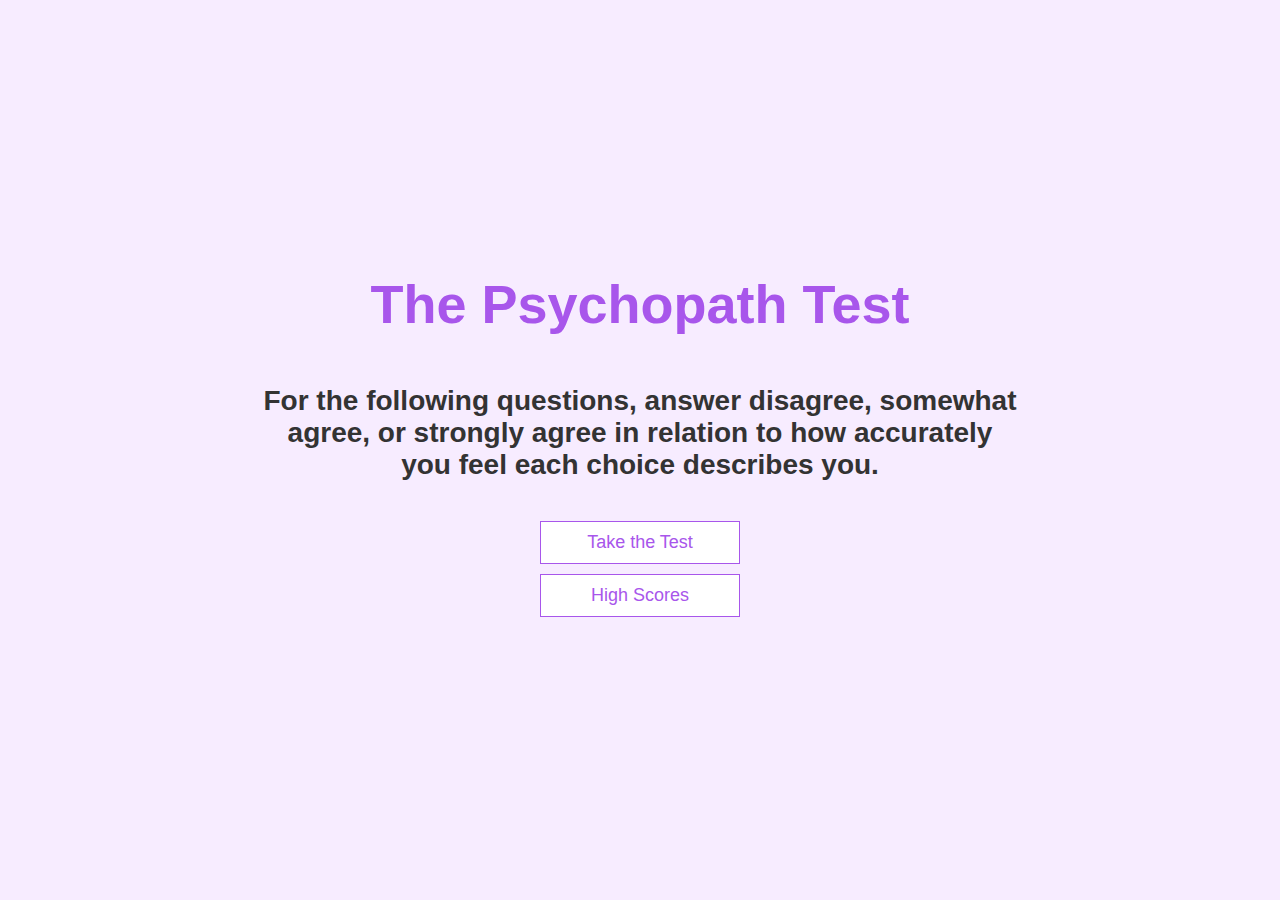
<file: Psychopath Test/index.html>
<!DOCTYPE html>
<html lang="en">
<head>
    <meta charset="UTF-8">
    <meta name="viewport" content="width=device-width, initial-scale=1.0">
    <title>The Psychopath Test</title>
    <link rel="stylesheet" href="app.css">
</head>
<body>
<div class="container">
    <div id="home" class="flex-center flex-column">
        <h1>The Psychopath Test</h1>
        <h4>For the following questions, answer disagree, somewhat agree, or strongly agree in relation to how accurately
            you feel each choice describes you.
        </h4>
        <a class="btn" href="/game.html">Take the Test</a>
        <a class="btn" href="/highscores.html">High Scores</a>
    </div>
</div>
</body>
</html>
</file>
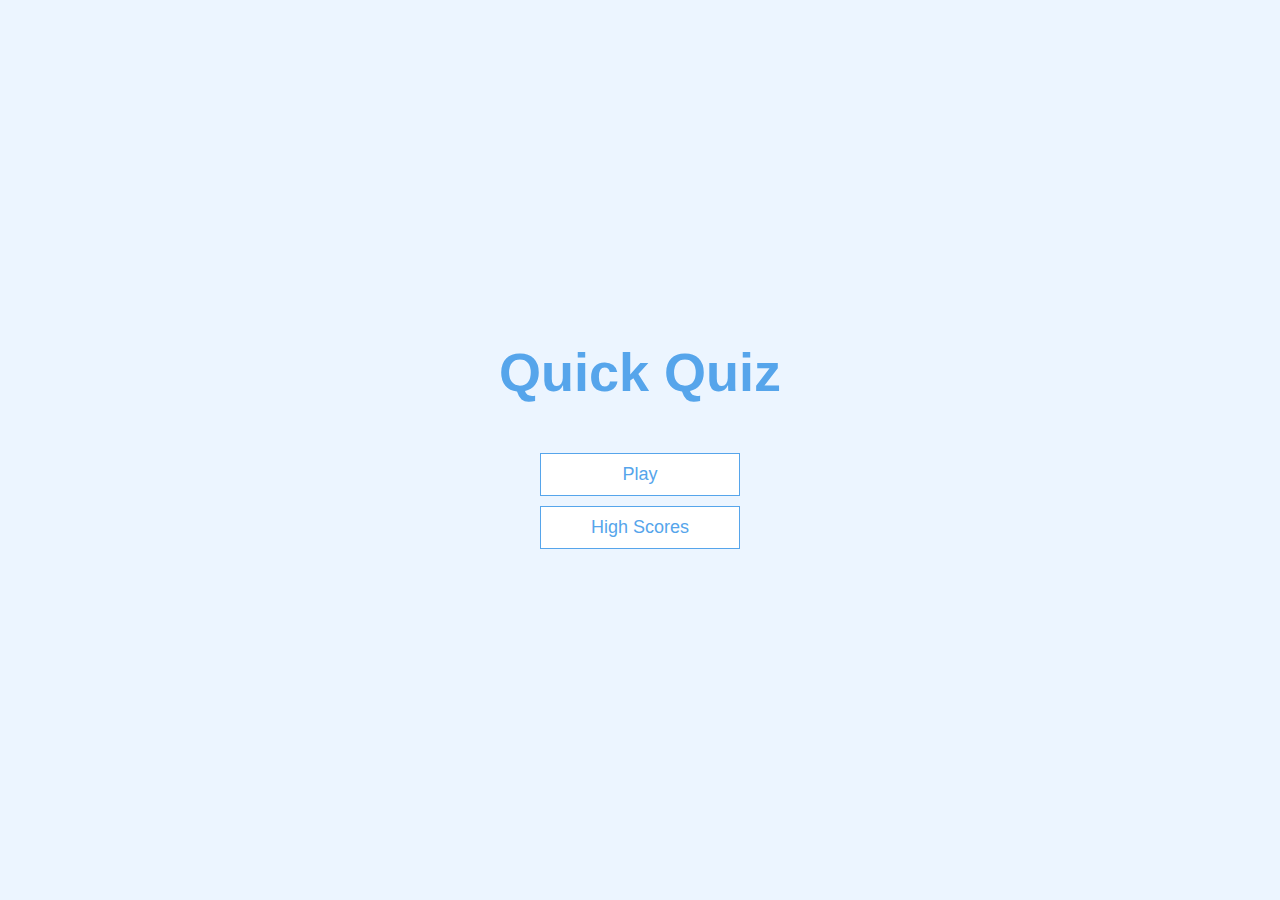
<file: Quiz App Master/index.html>
<!DOCTYPE html>
<html lang="en">
<head>
    <meta charset="UTF-8">
    <meta name="viewport" content="width=device-width, initial-scale=1.0">
    <title>Quick Quiz</title>
    <link rel="stylesheet" href="app.css">
</head>
<body>
<div class="container">
    <div id="home" class="flex-center flex-column">
        <h1>Quick Quiz</h1>
        <a class="btn" href="/game.html">Play</a>
        <a class="btn" href="/highscores.html">High Scores</a>
    </div>
</div>
</body>
</html>
</file>
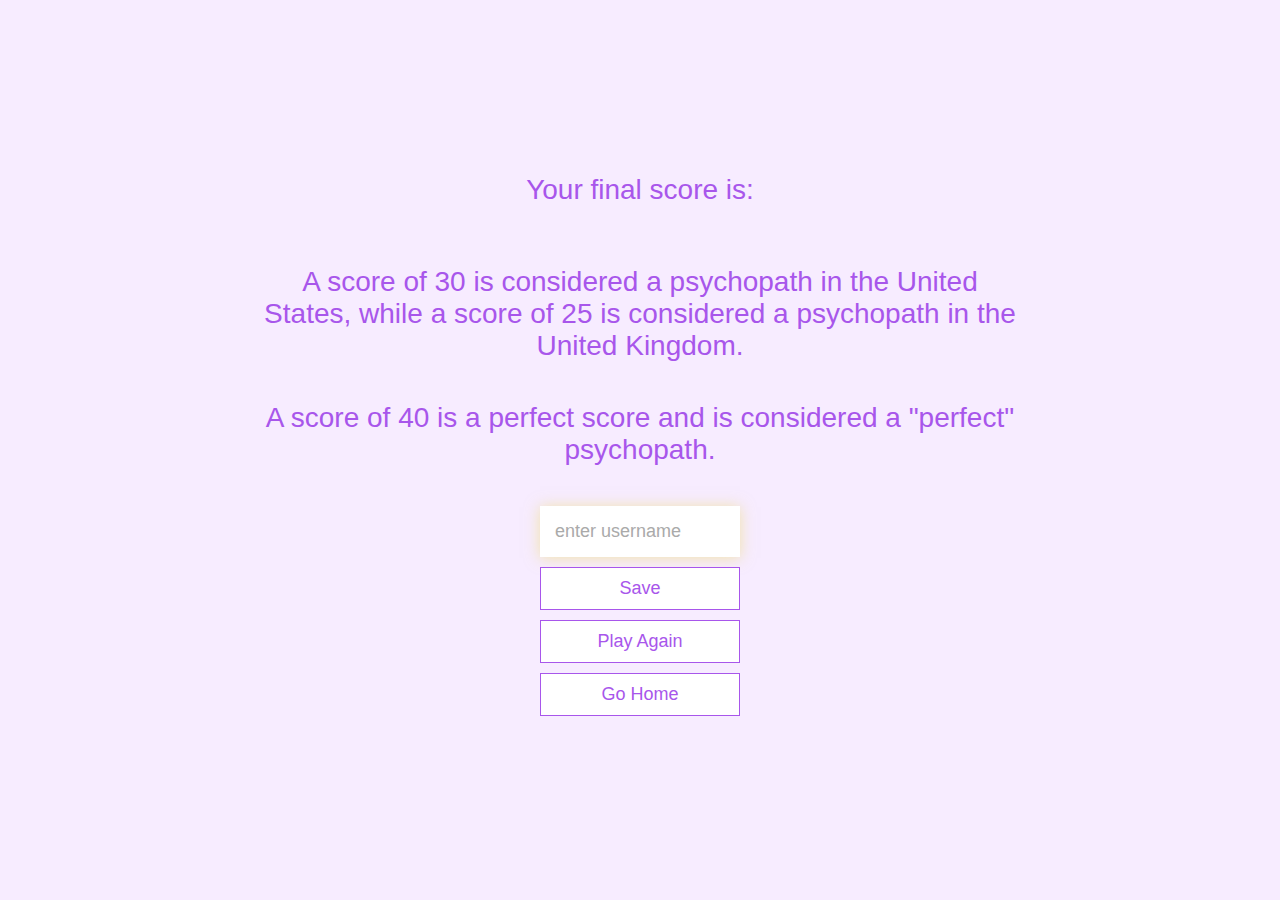
<file: Psychopath Test/end.html>
<!DOCTYPE html>
<html lang="en">
<head>
    <meta charset="UTF-8">
    <meta name="viewport" content="width=device-width, initial-scale=1.0">
    <title>Congrats!</title>
    <link rel="stylesheet" href="app.css" />
    <style>
      h1 {margin-bottom: 2rem;}
      p {color: #a856eb; font-size: 2.8rem; margin-bottom: 4rem; text-align: center;}
    </style>
</head>
<body>
    <div class="container">
        <div id="end" class="flex-center flex-column">
          <p>Your final score is:</p>
          <h1 id="finalScore"></h1>
          <p>A score of 30 is considered a psychopath in the United States, 
            while a score of 25 is considered a psychopath in the United Kingdom.</p>
          <p>A score of 40 is a perfect score and is considered a "perfect" psychopath.</p>
          <form>
            <input
              type="text"
              name="username"
              id="username"
              placeholder="enter username"
            />
            <button
              type="submit"
              class="btn"
              id="saveScoreBtn"
              onclick="saveHighScore(event)"
              disabled
            >
              Save
            </button>
          </form>
          <a class="btn" href="/game.html">Play Again</a>
          <a class="btn" href="/">Go Home</a>
        </div>
      </div>
      <script src="end.js"></script>
</body>
</html>
</file>
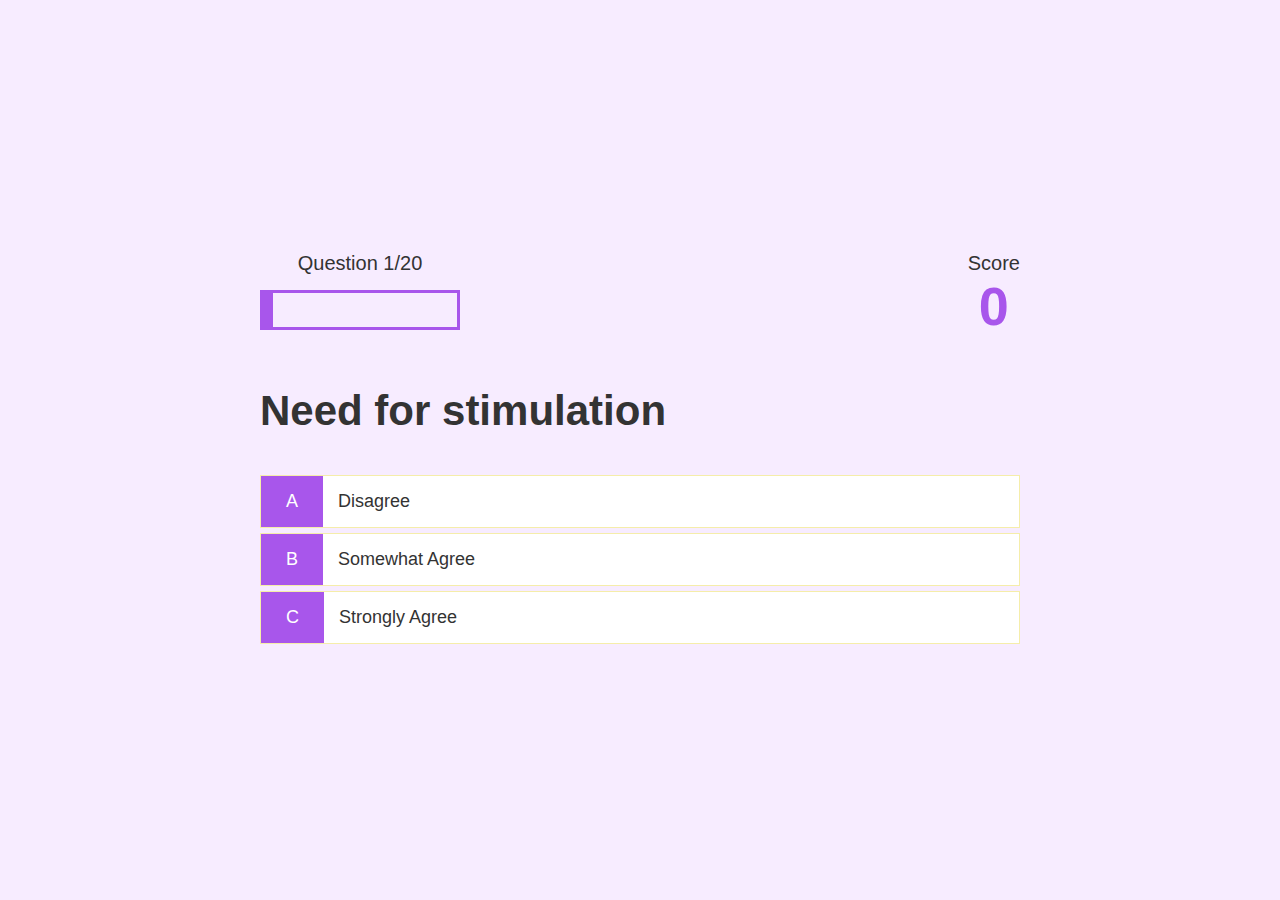
<file: Psychopath Test/game.html>
<!DOCTYPE html>
<html lang="en">
<head>
    <meta charset="UTF-8">
    <meta name="viewport" content="width=device-width, initial-scale=1.0">
    <title>The Psychopath Test - Take the Test</title>
    <link rel="stylesheet" href="app.css">
    <link rel="stylesheet" href="game.css">
</head>
<body>
    <div class="container">
        <div id="loader"></div>
        <div id="game" class="justify-center flex-column hidden">
            <div id="hud">
                <div id="hud-item">
                  <p id= "progressText" class="hud-prefix">
                    Question 
                  </p>
                  <div id="progressBar">
                      <div id="progressBarFull"></div>
                  </div>
                </div>
                <div id="hud-item">
                  <p class="hud-prefix">
                    Score
                  </p>
                  <h1 class="hud-main-text" id="score">
                    0
                  </h1>
                </div>
            </div>
            <h2 id="question"></h2>
            <div class="choice-container">
                <p class="choice-prefix">A</p>
                <p class="choice-text" data-number="1"></p>
            </div>
            <div class="choice-container">
                <p class="choice-prefix">B</p>
                <p class="choice-text" data-number="2"></p>
            </div>
            <div class="choice-container">
                <p class="choice-prefix">C</p>
                <p class="choice-text" data-number="3"></p>
            </div>
        </div>
    </div>
    <script src="game.js"></script>
</body>
</html>
</file>
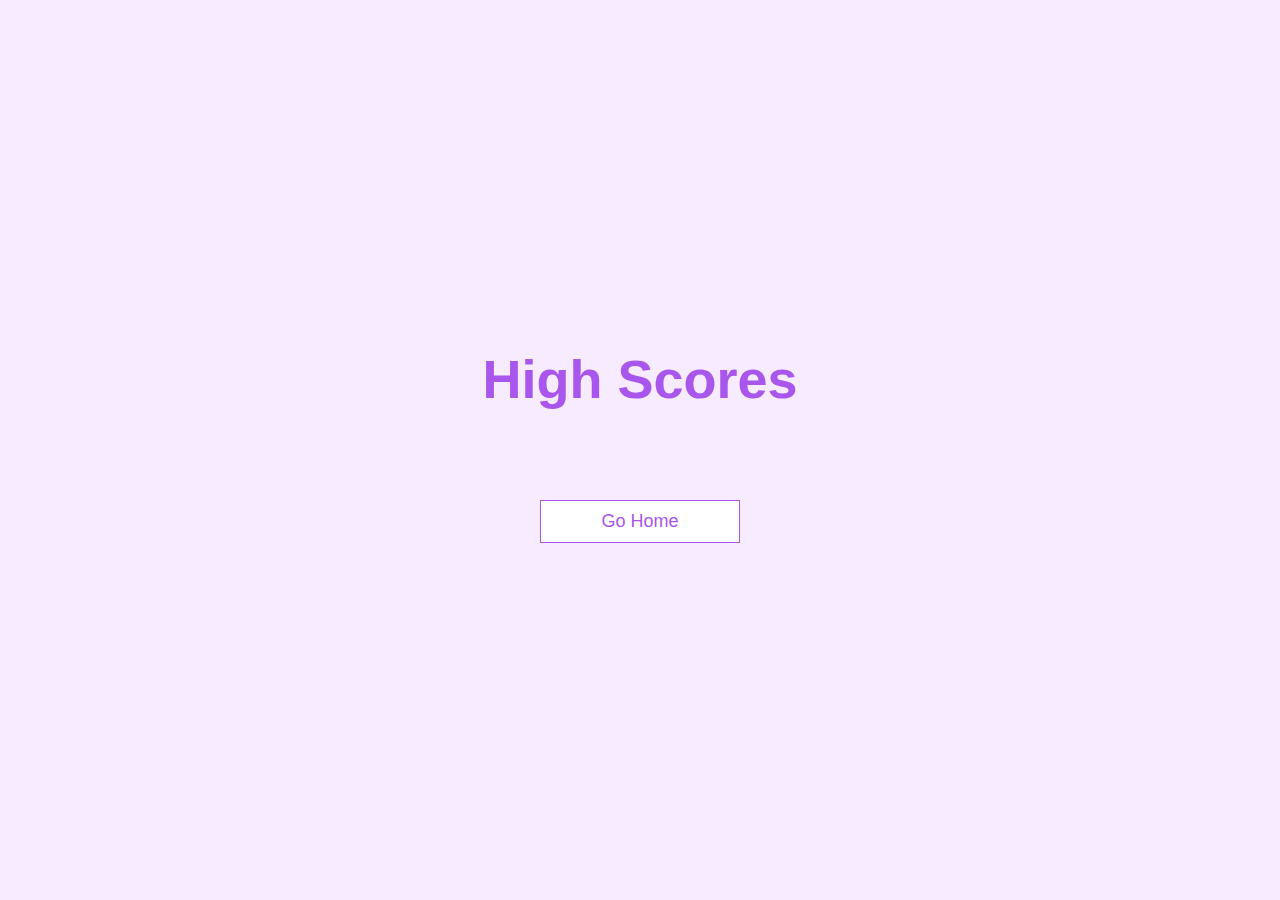
<file: Psychopath Test/highscores.html>
<!DOCTYPE html>
<html lang="en">
<head>
    <meta charset="UTF-8">
    <meta name="viewport" content="width=device-width, initial-scale=1.0">
    <title>High Scores</title>
    <link rel="stylesheet" href="app.css" />
    <link rel="stylesheet" href="highscores.css" />
</head>
<body>
    <div class="container">
        <div id="highScores" class="flex-center flex-column">
          <h1 id="finalScore">High Scores</h1>
          <ul id="highScoresList"></ul>
          <a class="btn" href="/">Go Home</a>
        </div>
      </div>
    <script src="highscores.js"></script>
</body>
</html>
</file>
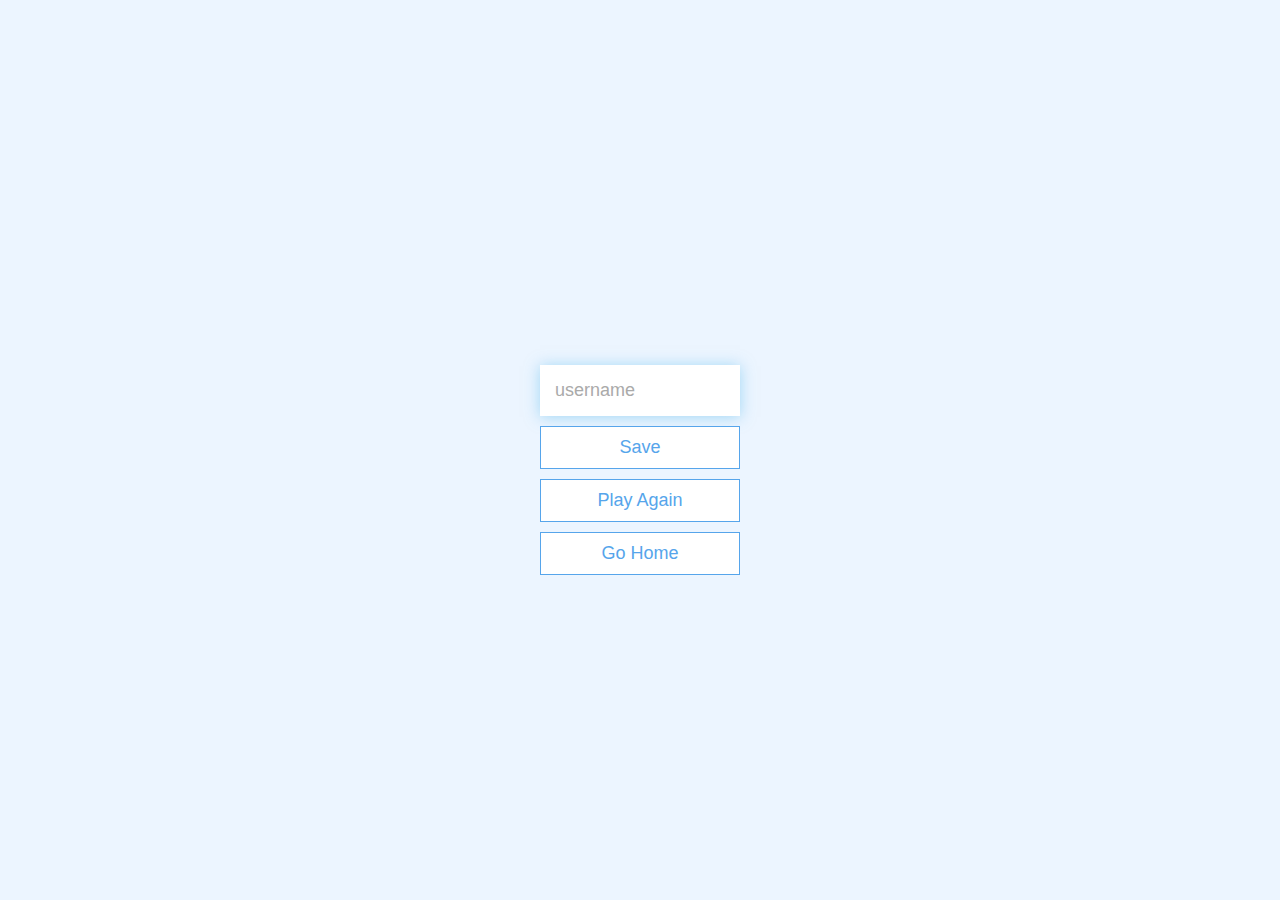
<file: Quiz App Master/end.html>
<!DOCTYPE html>
<html lang="en">
<head>
    <meta charset="UTF-8">
    <meta name="viewport" content="width=device-width, initial-scale=1.0">
    <title>Congrats!</title>
    <link rel="stylesheet" href="app.css" />
</head>
<body>
    <div class="container">
        <div id="end" class="flex-center flex-column">
          <h1 id="finalScore"></h1>
          <form>
            <input
              type="text"
              name="username"
              id="username"
              placeholder="username"
            />
            <button
              type="submit"
              class="btn"
              id="saveScoreBtn"
              onclick="saveHighScore(event)"
              disabled
            >
              Save
            </button>
          </form>
          <a class="btn" href="/game.html">Play Again</a>
          <a class="btn" href="/">Go Home</a>
        </div>
      </div>
      <script src="end.js"></script>
</body>
</html>
</file>
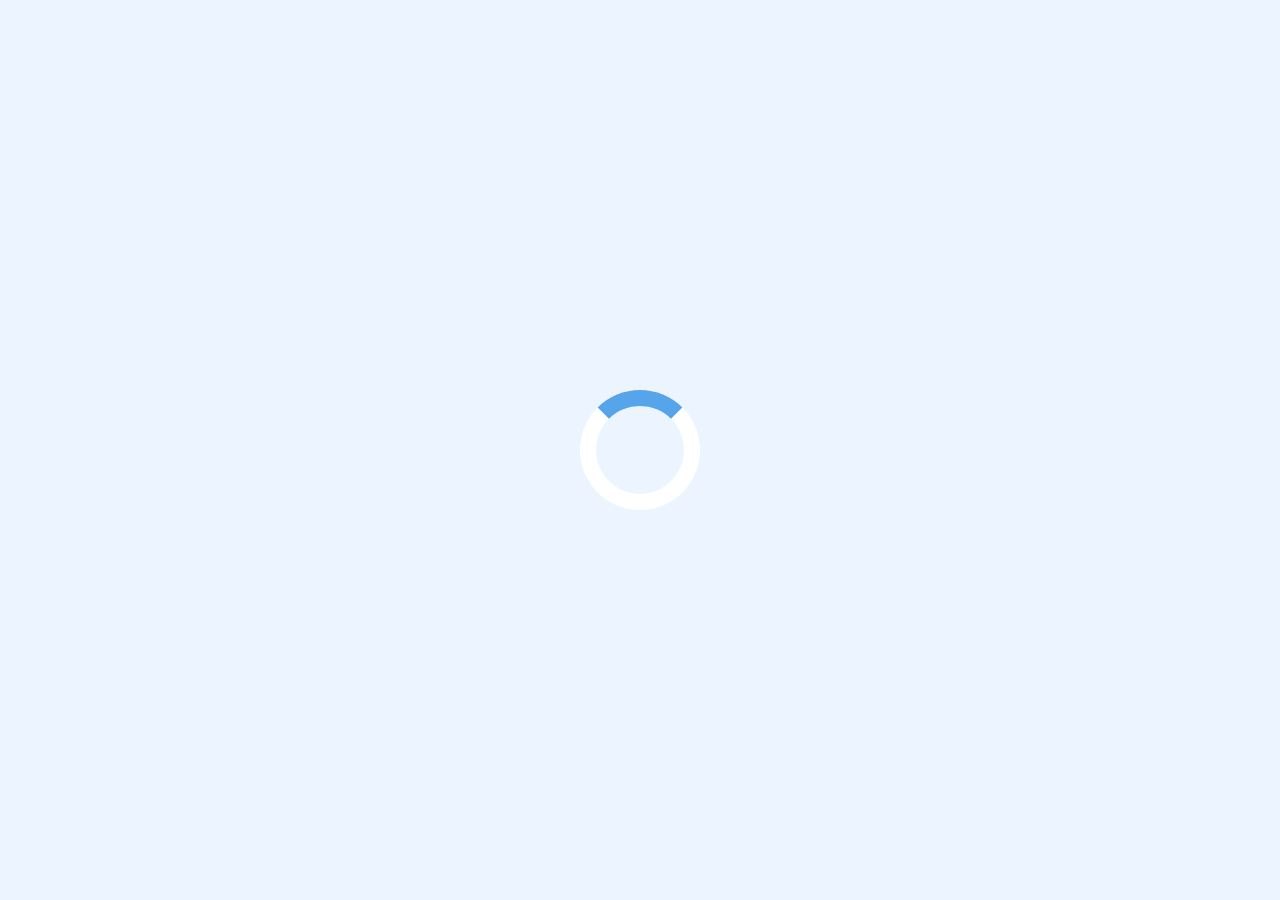
<file: Quiz App Master/game.html>
<!DOCTYPE html>
<html lang="en">
<head>
    <meta charset="UTF-8">
    <meta name="viewport" content="width=device-width, initial-scale=1.0">
    <title>Quick Quiz - Play</title>
    <link rel="stylesheet" href="app.css">
    <link rel="stylesheet" href="game.css">
</head>
<body>
    <div class="container">
        <div id="loader"></div>
        <div id="game" class="justify-center flex-column hidden">
            <div id="hud">
                <div id="hud-item">
                  <p id= "progressText" class="hud-prefix">
                    Question 
                  </p>
                  <div id="progressBar">
                      <div id="progressBarFull"></div>
                  </div>
                </div>
                <div id="hud-item">
                  <p class="hud-prefix">
                    Score
                  </p>
                  <h1 class="hud-main-text" id="score">
                    0
                  </h1>
                </div>
            </div>
            <h2 id="question"></h2>
            <div class="choice-container">
                <p class="choice-prefix">A</p>
                <p class="choice-text" data-number="1"></p>
            </div>
            <div class="choice-container">
                <p class="choice-prefix">B</p>
                <p class="choice-text" data-number="2"></p>
            </div>
            <div class="choice-container">
                <p class="choice-prefix">C</p>
                <p class="choice-text" data-number="3"></p>
            </div>
            <div class="choice-container">
                <p class="choice-prefix">D</p>
                <p class="choice-text" data-number="4"></p>
            </div>
        </div>
    </div>
    <script src="game.js"></script>
</body>
</html>
</file>
<file: Psychopath Test/app.css>
:root {
    background-color: #f7ecff;
    font-size: 62.5%;
}

*{
    box-sizing: border-box;
    font-family: Arial, Helvetica, sans-serif;
    margin: 0;
    padding: 0;
    color: #333;
}

h1,
h2,
h3,
h4 {
    margin-bottom: 1rem;
}

h1 {
    font-size: 5.4rem;
    color: #a856eb;
    margin-bottom: 5rem;
}

h1 > span {
    font-size: 2.4rem;
    font-weight: 500;
  }
  
  h2 {
    font-size: 4.2rem;
    margin-bottom: 4rem;
    font-weight: 700;
  }
  
  h3 {
    font-size: 2.8rem;
    font-weight: 500;
  }

  h4 {
    font-size: 2.8rem;
    margin-bottom: 4rem;
    text-align: center;
  }

  /* UTILITIES */

  .container {
      width: 100vw;
      height: 100vh;
      display: flex; /* turns the container into a flexbox container */
      justify-content: center; /*centers things horizontally by default */
      align-items: center; /*centers things vertically by default */
      max-width: 80rem;
      margin: auto; /*makes sure that margins change size depending on size of screen */
      padding: 2rem;
  }

  .container > * {
    width: 100%;
  }
  
  .flex-column {
    display: flex;
    flex-direction: column;
  }
  
  .flex-center {
    justify-content: center;
    align-items: center;
  }
  
  .justify-center {
    justify-content: center;
  }
  
  .text-center {
    text-align: center;
  }
  
  /* Allows you to hide things if need be. */
  .hidden {
    display: none;
  }

  /* BUTTONS */
.btn {
    font-size: 1.8rem;
    padding: 1rem 0;
    width: 20rem;
    text-align: center;
    border: 0.1rem solid #a856eb;
    margin-bottom: 1rem;
    text-decoration: none;
    color: #a856eb;
    background-color: white;
  }
  
  .btn:hover {
    cursor: pointer;
    box-shadow: 0 0.4rem 1.4rem 0 rgba(235, 220, 86, 0.5);
    transform: translateY(-0.1rem);
    transition: transform 150ms;
  }
  
  .btn[disabled]:hover {
    cursor: not-allowed;
    box-shadow: none;
    transform: none;
  }

  /* I added this from https://www.geeksforgeeks.org/how-to-add-a-pressed-effect-on-button-click-in-css/ */
  .btn:active { 
    box-shadow: 7px 6px 28px 1px rgba(232, 220, 86, 0.5); 
    transform: translateY(0.25rem); 
    /* Moving button 2.5px to y-axis */ 

    /* background-color: #a856eb; */
    
  } 

  /* FORMS */
form {
  width: 100%;
  display: flex;
  flex-direction: column;
  align-items: center;
}

input {
  margin-bottom: 1rem;
  width: 20rem;
  padding: 1.5rem;
  font-size: 1.8rem;
  border: none;
  box-shadow: 0 0.1rem 1.4rem 0 rgba(235, 220, 86, 0.5);
}

input::placeholder {
  color: #aaa;
}
</file>
<file: Quiz App Master/app.css>
:root {
    background-color: #ecf5ff;
    font-size: 62.5%;
}

*{
    box-sizing: border-box;
    font-family: Arial, Helvetica, sans-serif;
    margin: 0;
    padding: 0;
    color: #333;
}

h1,
h2,
h3,
h4 {
    margin-bottom: 1rem;
}

h1 {
    font-size: 5.4rem;
    color: #56a5eb;
    margin-bottom: 5rem;
}

h1 > span {
    font-size: 2.4rem;
    font-weight: 500;
  }
  
  h2 {
    font-size: 4.2rem;
    margin-bottom: 4rem;
    font-weight: 700;
  }
  
  h3 {
    font-size: 2.8rem;
    font-weight: 500;
  }

  /* UTILITIES */

  .container {
      width: 100vw;
      height: 100vh;
      display: flex; /* turns the container into a flexbox container */
      justify-content: center; /*centers things horizontally by default */
      align-items: center; /*centers things vertically by default */
      max-width: 80rem;
      margin: auto; /*makes sure that margins change size depending on size of screen */
      padding: 2rem;
  }

  .container > * {
    width: 100%;
  }
  
  .flex-column {
    display: flex;
    flex-direction: column;
  }
  
  .flex-center {
    justify-content: center;
    align-items: center;
  }
  
  .justify-center {
    justify-content: center;
  }
  
  .text-center {
    text-align: center;
  }
  
  /* Allows you to hide things if need be. */
  .hidden {
    display: none;
  }

  /* BUTTONS */
.btn {
    font-size: 1.8rem;
    padding: 1rem 0;
    width: 20rem;
    text-align: center;
    border: 0.1rem solid #56a5eb;
    margin-bottom: 1rem;
    text-decoration: none;
    color: #56a5eb;
    background-color: white;
  }
  
  .btn:hover {
    cursor: pointer;
    box-shadow: 0 0.4rem 1.4rem 0 rgba(86, 185, 235, 0.5);
    transform: translateY(-0.1rem);
    transition: transform 150ms;
  }
  
  .btn[disabled]:hover {
    cursor: not-allowed;
    box-shadow: none;
    transform: none;
  }

  /* FORMS */
form {
  width: 100%;
  display: flex;
  flex-direction: column;
  align-items: center;
}

input {
  margin-bottom: 1rem;
  width: 20rem;
  padding: 1.5rem;
  font-size: 1.8rem;
  border: none;
  box-shadow: 0 0.1rem 1.4rem 0 rgba(86, 185, 235, 0.5);
}

input::placeholder {
  color: #aaa;
}
</file>
<file: Psychopath Test/game.css>
.choice-container {
    display: flex;
    margin-bottom: 0.5rem;
    width: 100%;
    font-size: 1.8rem;
    border: 0.1rem solid rgba(235, 220, 86, 0.5);
    background-color: white;
}

.choice-container:hover {
    cursor: pointer;
    box-shadow: 0 0.4rem 1.4rem 0 rgba(235, 220, 86, 0.5);
    transform: translateY(-0.1rem);
    transition: transform 150ms;
}

.choice-container:active { 
  box-shadow: 7px 6px 28px 1px rgba(232, 220, 86, 0.5); 
  transform: translateY(0.25rem); 
  /* Moving button 4px to y-axis */ 
  background-color: #a856eb;
} 

/* I actually added this by myself! Turns choice text from black to white when clicked */
.choice-text:active {
  padding: 1.5rem;
  width: 100%;
  color: white;
}

.choice-prefix {
    padding: 1.5rem 2.5rem;
    background-color: #a856eb;
    color: white;
}

.choice-text {
    padding: 1.5rem;
    width: 100%;
}

/* .correct {
    background-color: #28a745;
}

.incorrect {
    background-color: #dc3545;
} */

/* .clicked {
  background-color: #a856eb;
} */

/* HUD */

#hud {
    display: flex;
    justify-content: space-between;
  }
  
  .hud-prefix {
    text-align: center;
    font-size: 2rem;
  }
  
  .hud-main-text {
    text-align: center;
  }

  #progressBar {
      width: 20rem;
      height: 4rem;
      border: 0.3rem solid #a856eb;
      margin-top: 1.5rem;
  }

  #progressBarFull {
      height: 3.4rem;
      background-color: #a856eb;
      width: 0%;
  }

  /* LOADER */
  #loader {
    border: 1.6rem solid white;
    border-radius: 50%;
    border-top: 1.6rem solid #a856eb;
    width: 12rem;
    height: 12rem;
    animation: spin 2s linear infinite; 
  }
  
  @keyframes spin {
    0% {
      transform: rotate(0deg);
    }
    100% {
      transform: rotate(360deg);
    }
  }
</file>
<file: Psychopath Test/highscores.css>
#highScoresList {
    list-style: none;
    padding-left: 0;
    margin-bottom: 4rem;
  }
  
  .high-score {
    font-size: 2.8rem;
    margin-bottom: 0.5rem;
  }
  
  .high-score:hover {
    transform: scale(1.025);
  }
</file>
<file: Quiz App Master/game.css>
.choice-container {
    display: flex;
    margin-bottom: 0.5rem;
    width: 100%;
    font-size: 1.8rem;
    border: 0.1rem solid rgb(86, 165, 235, 0.25);
    background-color: white;
}

.choice-container:hover {
    cursor: pointer;
    box-shadow: 0 0.4rem 1.4rem 0 rgba(86, 185, 235, 0.5);
    transform: translateY(-0.1rem);
    transition: transform 150ms;
}

.choice-prefix {
    padding: 1.5rem 2.5rem;
    background-color: #56a5eb;
    color: white;
}

.choice-text {
    padding: 1.5rem;
    width: 100%;
}

.correct {
    background-color: #28a745;
}

.incorrect {
    background-color: #dc3545;
}

/* HUD */

#hud {
    display: flex;
    justify-content: space-between;
  }
  
  .hud-prefix {
    text-align: center;
    font-size: 2rem;
  }
  
  .hud-main-text {
    text-align: center;
  }

  #progressBar {
      width: 20rem;
      height: 4rem;
      border: 0.3rem solid #56a5eb;
      margin-top: 1.5rem;
  }

  #progressBarFull {
      height: 3.4rem;
      background-color: #56a5eb;
      width: 0%;
  }

  /* LOADER */
  #loader {
    border: 1.6rem solid white;
    border-radius: 50%;
    border-top: 1.6rem solid #56a5eb;
    width: 12rem;
    height: 12rem;
    animation: spin 2s linear infinite; 
  }
  
  @keyframes spin {
    0% {
      transform: rotate(0deg);
    }
    100% {
      transform: rotate(360deg);
    }
  }
</file>
